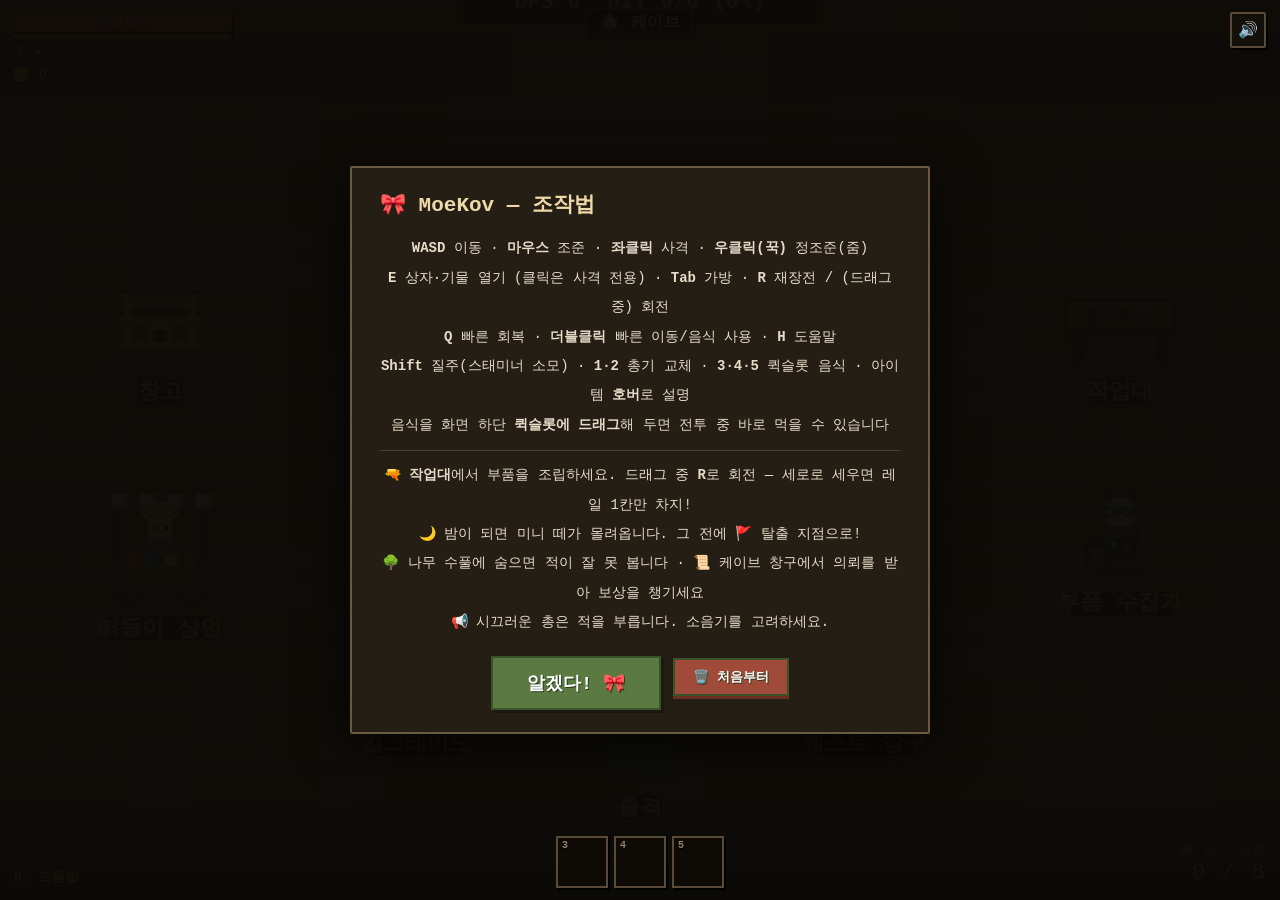
<file: index.html>
<!DOCTYPE html>
<html lang="ko">
<head>
<meta charset="utf-8">
<meta name="viewport" content="width=device-width, initial-scale=1, maximum-scale=1, minimum-scale=1, user-scalable=no, viewport-fit=cover">
<!-- 개발 중: 브라우저 캐시 끄기 (파일 저장 후 새로고침하면 바로 반영) -->
<meta http-equiv="Cache-Control" content="no-cache, no-store, must-revalidate">
<meta http-equiv="Pragma" content="no-cache">
<meta http-equiv="Expires" content="0">
<title>MoeKov</title>
<!-- CSS도 매 로드마다 타임스탬프로 캐시 무효화 (스타일 수정 즉시 반영) -->
<script>document.write('<link rel="stylesheet" href="style.css?t='+Date.now()+'">');</script>
</head>
<body>
<canvas id="cv"></canvas>

<div id="hud">
  <div id="hud-tl">
    <div id="hpbar"><div id="hpfill"></div><span id="hptext"></span></div>
    <div id="stambar"><div id="stamfill"></div></div>
    <div id="rollpips"></div>
    <div id="gearline"></div>
    <div id="coins">🪙 0</div>
    <div id="quest"></div>
  </div>
  <div id="hud-tc"><span id="clock"></span><div id="modline"></div></div>
  <div id="kills"></div>
  <div id="bossbar"><div id="bossfill"></div><span id="bossname">👑 황금 미니 킹</span></div>
  <div id="hud-br">
    <div id="gunname"></div>
    <div id="ammo"></div>
  </div>
  <div id="hud-bl"></div>
</div>

<div id="qslots">
  <div class="qslot" data-i="0"><span class="qs-key">3</span><span class="qs-emoji"></span><span class="qs-heal"></span></div>
  <div class="qslot" data-i="1"><span class="qs-key">4</span><span class="qs-emoji"></span><span class="qs-heal"></span></div>
  <div class="qslot" data-i="2"><span class="qs-key">5</span><span class="qs-emoji"></span><span class="qs-heal"></span></div>
</div>

<button id="musicBtn" title="배경음악 켜기/끄기">🔊</button>
<div id="toast"></div>
<div id="redflash"></div>
<div id="panel-root" class="hidden"></div>
<div id="drag-layer"></div>

<!-- 브라우저 확대/축소 차단 (핀치줌·Ctrl휠·Ctrl+/-/0·더블탭) -->
<script>
(function(){
  // Ctrl/⌘ + 마우스휠 줌
  window.addEventListener('wheel', function(e){
    if(e.ctrlKey || e.metaKey) e.preventDefault();
  }, {passive:false});
  // 트랙패드 핀치 줌 (Safari 제스처 + 크롬 ctrl휠은 위에서 처리)
  ['gesturestart','gesturechange','gestureend'].forEach(function(g){
    window.addEventListener(g, function(e){ e.preventDefault(); }, {passive:false});
  });
  // 키보드 줌: Ctrl/⌘ + (=,+,-,0,숫자패드)
  window.addEventListener('keydown', function(e){
    if((e.ctrlKey || e.metaKey) &&
       ['=','+','-','_','0'].indexOf(e.key) !== -1){
      e.preventDefault();
    }
  }, {passive:false});
  // 모바일 더블탭 줌
  var lastTouch = 0;
  document.addEventListener('touchend', function(e){
    var now = e.timeStamp;
    if(now - lastTouch <= 350) e.preventDefault();
    lastTouch = now;
  }, {passive:false});
  // 멀티터치(핀치) 자체 차단
  document.addEventListener('touchmove', function(e){
    if(e.touches.length > 1) e.preventDefault();
  }, {passive:false});
})();
</script>

<!-- 개발용: 매 로드마다 타임스탬프를 붙여 캐시를 항상 무효화 (저장→F5 하면 바로 반영) -->
<script>
  var _t = Date.now();
  [
    // data.tables.js = data/*.json 빌드 산출물 (소스: data/*.json, 재생성: node scripts/build-data-tables.js)
    'sprite.js','data.tables.js','data.js','icons.js','item-art.js','inventory.js','gun.js','music.js',
    'core.js','map.js','combat.js','systems.js','ui.js',
    'render-entities.js','render-world.js','render.js','main.js'
  ].forEach(function(f){
    document.write('<scr'+'ipt src="'+f+'?t='+_t+'"></scr'+'ipt>');
  });
</script>
</body>
</html>
</file>
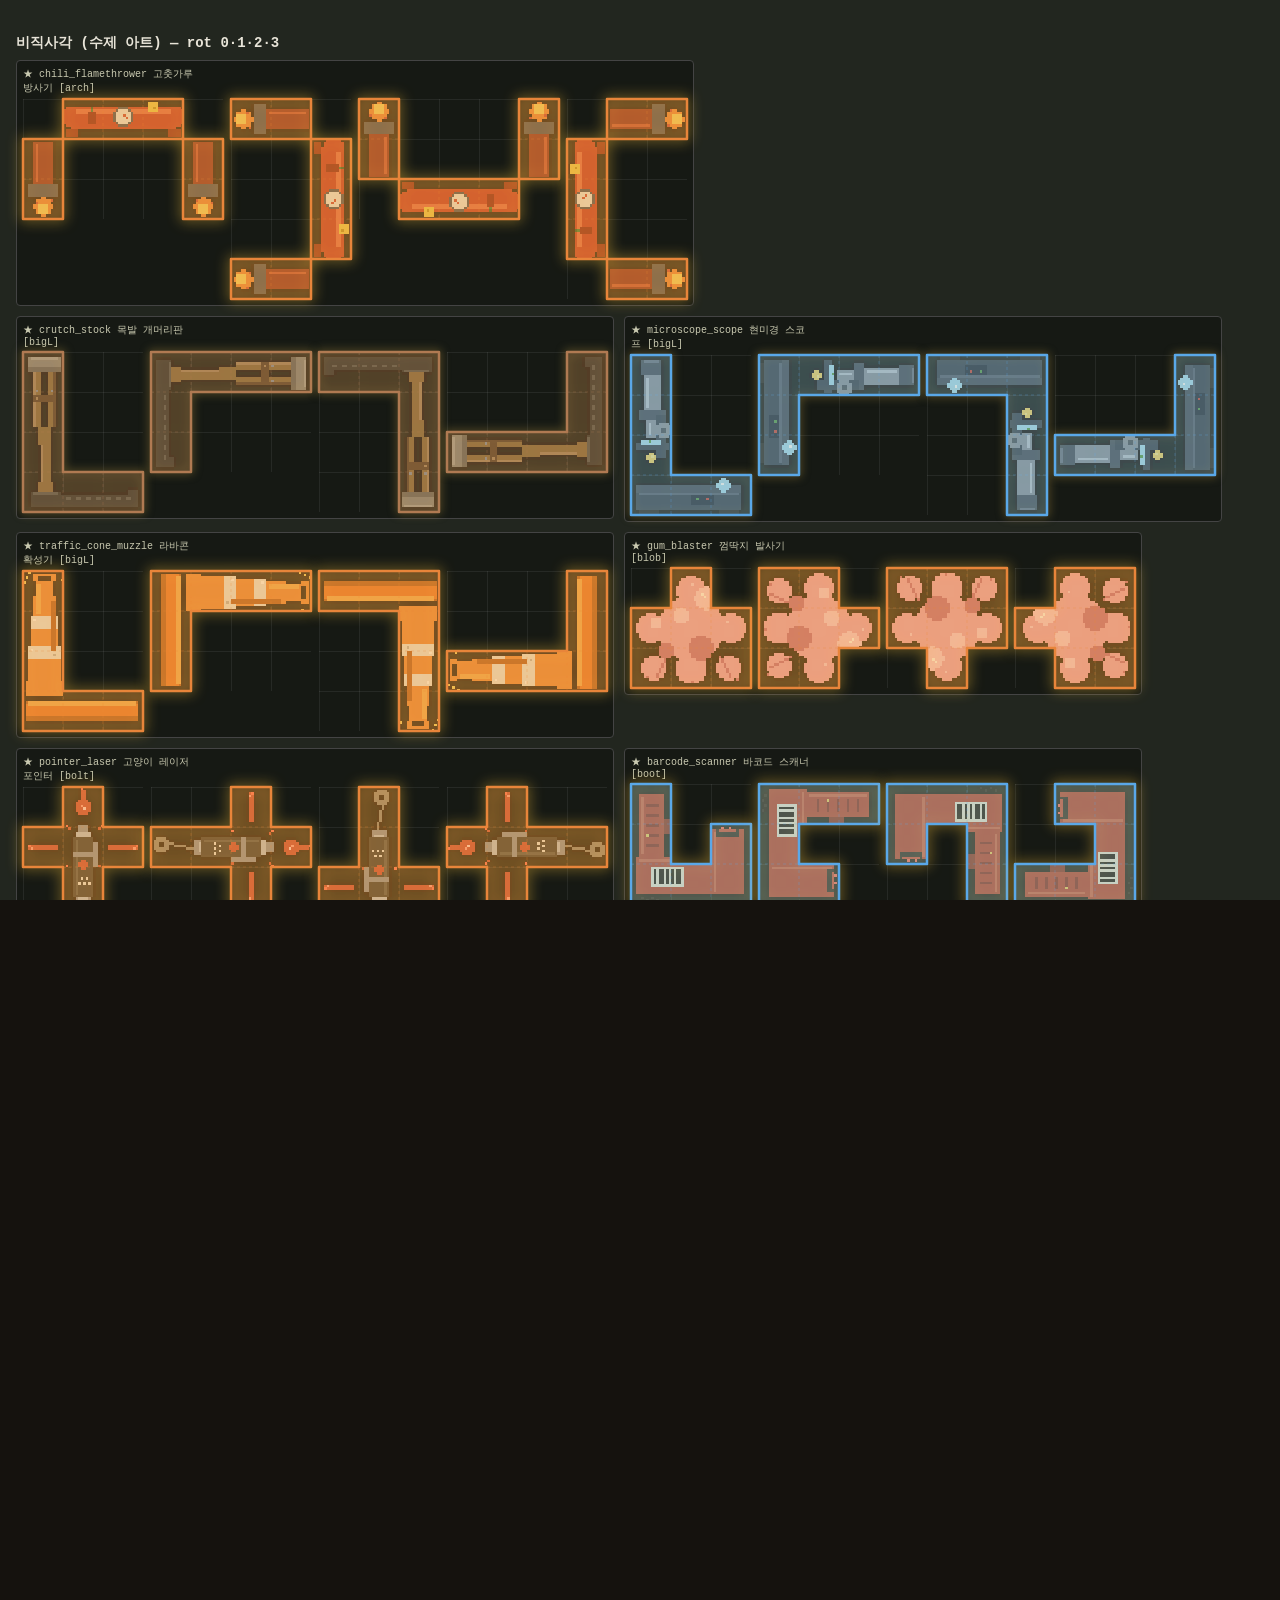
<file: art-debug.html>
<!DOCTYPE html>
<html lang="ko">
<head>
<meta charset="utf-8">
<title>아이템 아트 디버그 시트</title>
<script>document.write('<link rel="stylesheet" href="style.css?t='+Date.now()+'">');</script>
<style>
  body { background:#22261f; overflow:auto !important; padding:16px; font-family:monospace; }
  h2 { color:#e8e4d8; font-size:14px; margin:18px 0 8px; }
  .sheet { display:flex; flex-wrap:wrap; gap:10px; align-items:flex-start; }
  .slot { background:rgba(0,0,0,.35); border:1px solid #444; border-radius:4px; padding:6px; }
  .slot .lbl { color:#c9c9b0; font-size:10px; margin-bottom:4px; max-width:180px; }
  .slot .rots { display:flex; gap:8px; align-items:flex-start; }
  .cellbg { position:relative;
    background-image:linear-gradient(rgba(255,255,255,.07) 1px, transparent 1px),
      linear-gradient(90deg, rgba(255,255,255,.07) 1px, transparent 1px);
  }
  .cellbg .item { position:relative !important; }
</style>
</head>
<body>
<div id="root"></div>
<div id="drag-layer"></div>
<script>
  var _t = Date.now();
  ['sprite.js','data.tables.js','data.js','icons.js','item-art.js','inventory.js'].forEach(function(f){
    document.write('<scr'+'ipt src="'+f+'?t='+_t+'"></scr'+'ipt>');
  });
</script>
<script>
// ?filter=nonrect(기본)|rect|one|all  &cs=40
const q = new URLSearchParams(location.search);
const FILTER = q.get('filter') || 'nonrect';
const CS_DBG = +(q.get('cs')||40);
const only = q.get('id'); // 특정 아이템만

const isRect = cells=>{
  const [w,h] = shapeSize(cells);
  return cells.length === w*h;
};

const root = document.getElementById('root');
function section(title){
  const h = document.createElement('h2'); h.textContent = title; root.appendChild(h);
  const d = document.createElement('div'); d.className = 'sheet'; root.appendChild(d);
  return d;
}

function slotFor(def, rots){
  const slot = document.createElement('div'); slot.className = 'slot';
  const lbl = document.createElement('div'); lbl.className = 'lbl';
  lbl.textContent = (SHAPE_ART[def.id]?'★':'·') + ' ' + def.id + ' ' + def.name + ' [' + def.shape + ']';
  slot.appendChild(lbl);
  const row = document.createElement('div'); row.className = 'rots';
  for(const rot of rots){
    const cells = shapeOf(def, rot);
    const [sw,sh] = shapeSize(cells);
    const wrap = document.createElement('div');
    wrap.className = 'cellbg';
    wrap.style.width = sw*CS_DBG+'px'; wrap.style.height = sh*CS_DBG+'px';
    wrap.style.backgroundSize = CS_DBG+'px '+CS_DBG+'px';
    const el = buildShapeEl(cells, def, CS_DBG, false, {rot});
    wrap.appendChild(el);
    row.appendChild(wrap);
  }
  slot.appendChild(row);
  return slot;
}

const groups = { nonrect:[], rect:[], one:[] };
for(const id in ITEMS){
  const def = ITEMS[id];
  const cells = baseShape(def);
  if(!cells) continue;
  if(cells.length===1) groups.one.push(def);
  else if(isRect(cells)) groups.rect.push(def);
  else groups.nonrect.push(def);
}
groups.nonrect.sort((a,b)=> (a.shape+'').localeCompare(b.shape+'') || a.id.localeCompare(b.id));

if(only){
  const def = ITEMS[only];
  if(def) section('단일: '+only).appendChild(slotFor(def, [0,1,2,3]));
} else {
  if(FILTER==='nonrect' || FILTER==='all'){
    const sh = section('비직사각 (수제 아트) — rot 0·1·2·3');
    for(const def of groups.nonrect) sh.appendChild(slotFor(def, [0,1,2,3]));
  }
  if(FILTER==='rect' || FILTER==='all'){
    const sh = section('직사각 다중칸 (generic 크롭·회전) — rot 0·1');
    for(const def of groups.rect) sh.appendChild(slotFor(def, [0,1]));
  }
  if(FILTER==='one' || FILTER==='all'){
    const sh = section('한칸 아이템 (크롭 확대)');
    for(const def of groups.one) sh.appendChild(slotFor(def, [0]));
  }
}
</script>
</body>
</html>
</file>
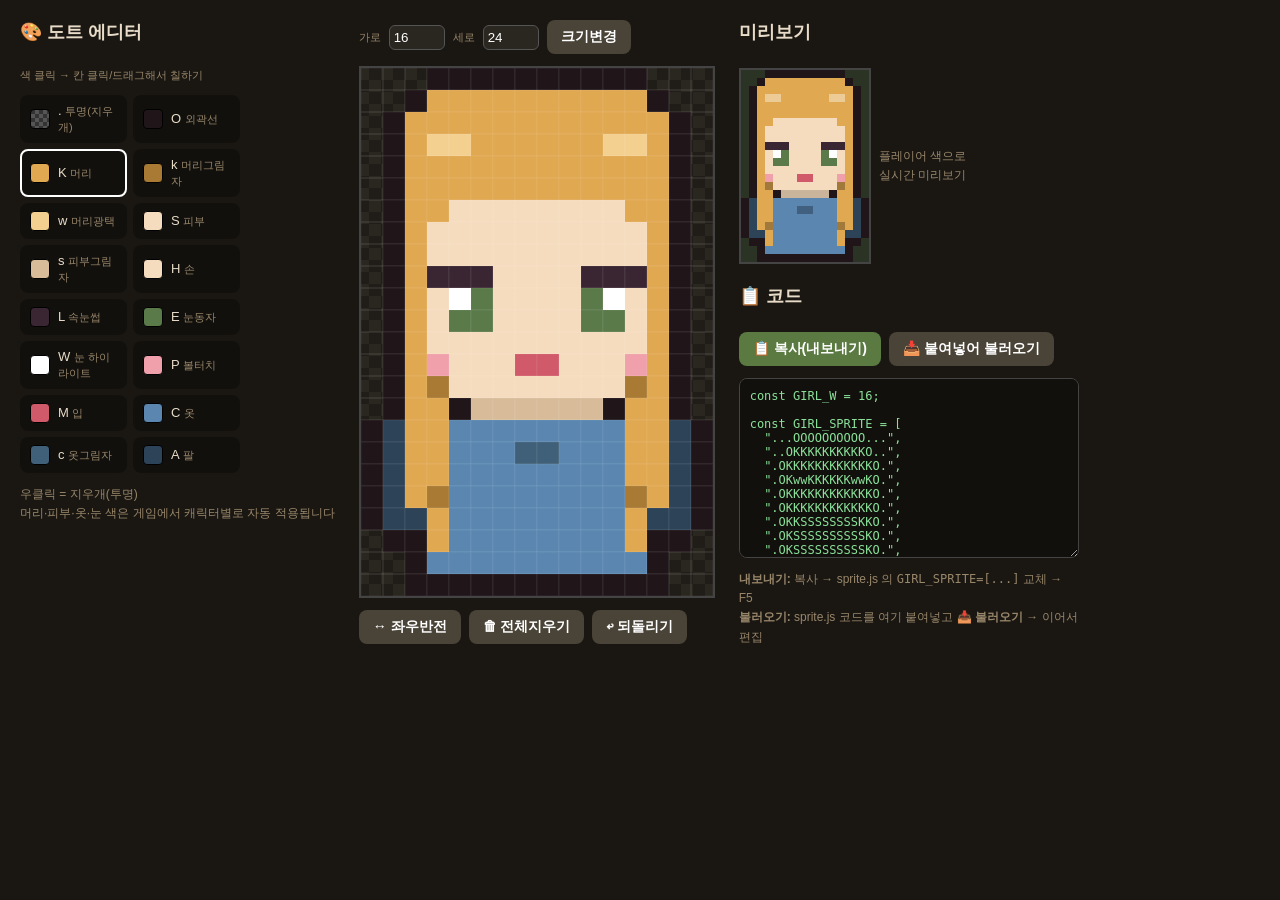
<file: editor.html>
<!DOCTYPE html>
<html lang="ko">
<head>
<meta charset="utf-8">
<meta name="viewport" content="width=device-width, initial-scale=1">
<meta http-equiv="Cache-Control" content="no-cache, no-store, must-revalidate">
<title>🎨 캐릭터 도트 에디터</title>
<style>
  * { box-sizing:border-box; }
  body { margin:0; background:#1a1712; color:#e8dcc8; font-family:sans-serif;
    display:flex; gap:24px; padding:20px; user-select:none; }
  h1 { font-size:18px; margin:0 0 12px; }
  .col { display:flex; flex-direction:column; gap:12px; }
  /* 팔레트 */
  #palette { display:grid; grid-template-columns:repeat(2,1fr); gap:6px; width:220px; }
  .swatch { display:flex; align-items:center; gap:8px; padding:6px 8px; border-radius:8px;
    border:2px solid transparent; cursor:pointer; background:rgba(0,0,0,.3); font-size:13px; }
  .swatch.sel { border-color:#fff; }
  .swatch .box { width:20px; height:20px; border-radius:4px; border:1px solid #000; flex:none; }
  /* 캔버스 */
  #grid { image-rendering:pixelated; cursor:crosshair; border:2px solid #444;
    background:
      repeating-conic-gradient(#2a2620 0% 25%, #201d18 0% 50%) 50%/24px 24px; }
  .tools { display:flex; gap:8px; flex-wrap:wrap; }
  button { background:#5a7a42; color:#fff; border:none; border-radius:8px; padding:8px 14px;
    font-size:14px; font-weight:bold; cursor:pointer; }
  button.sec { background:#4a4438; }
  button:hover { filter:brightness(1.15); }
  .row { display:flex; gap:8px; align-items:center; }
  input[type=number] { width:56px; padding:4px; border-radius:6px; border:1px solid #555;
    background:#2a2620; color:#fff; }
  #preview { image-rendering:pixelated; border:2px solid #444; background:#2a3324; }
  textarea { width:100%; height:180px; background:#12100c; color:#8ae09a; border:1px solid #444;
    border-radius:8px; padding:10px; font-family:monospace; font-size:12px; }
  .hint { font-size:12px; color:#98866a; line-height:1.6; }
  .mini { font-size:11px; color:#98866a; }
</style>
</head>
<body>

<div class="col">
  <h1>🎨 도트 에디터</h1>
  <div class="mini">색 클릭 → 칸 클릭/드래그해서 칠하기</div>
  <div id="palette"></div>
  <div class="hint">우클릭 = 지우개(투명)<br>머리·피부·옷·눈 색은 게임에서 캐릭터별로 자동 적용됩니다</div>
</div>

<div class="col">
  <div class="row">
    <label class="mini">가로</label><input type="number" id="w" value="16" min="4" max="32">
    <label class="mini">세로</label><input type="number" id="h" value="24" min="4" max="40">
    <button class="sec" onclick="resizeGrid()">크기변경</button>
  </div>
  <canvas id="grid"></canvas>
  <div class="tools">
    <button class="sec" onclick="flipH()">↔ 좌우반전</button>
    <button class="sec" onclick="clearAll()">🗑 전체지우기</button>
    <button class="sec" onclick="undo()">↩ 되돌리기</button>
  </div>
</div>

<div class="col" style="width:340px;">
  <h1>미리보기</h1>
  <div class="row">
    <canvas id="preview" width="128" height="192"></canvas>
    <div class="hint">플레이어 색으로<br>실시간 미리보기</div>
  </div>
  <h1 style="margin-top:8px;">📋 코드</h1>
  <div class="tools">
    <button onclick="copyCode()">📋 복사(내보내기)</button>
    <button class="sec" onclick="loadCode()">📥 붙여넣어 불러오기</button>
  </div>
  <textarea id="out"></textarea>
  <div class="hint">
    <b>내보내기:</b> 복사 → sprite.js 의 <code>GIRL_SPRITE=[...]</code> 교체 → F5<br>
    <b>불러오기:</b> sprite.js 코드를 여기 붙여넣고 <b>📥 불러오기</b> → 이어서 편집
  </div>
</div>

<script>
// ── 팔레트 (문자 → 미리보기색·이름) ──
const PAL = [
  ['.', null,      '투명(지우개)'],
  ['O', '#20161a', '외곽선'],
  ['K', '#e0a850', '머리'],
  ['k', '#a87a34', '머리그림자'],
  ['w', '#f4d090', '머리광택'],
  ['S', '#f6dcbe', '피부'],
  ['s', '#d8bc9a', '피부그림자'],
  ['H', '#f6dcbe', '손'],
  ['L', '#3a2632', '속눈썹'],
  ['E', '#5a7a4a', '눈동자'],
  ['W', '#ffffff', '눈 하이라이트'],
  ['P', '#f0a0aa', '볼터치'],
  ['M', '#d05a6a', '입'],
  ['C', '#5a86b0', '옷'],
  ['c', '#3f6078', '옷그림자'],
  ['A', '#2d4358', '팔'],
];
const COLOR = {}; PAL.forEach(p=>COLOR[p[0]]=p[1]);

// ── 초기 스프라이트 (현재 게임 것) ──
let SPR = [
  "...OOOOOOOOOO...",
  "..OKKKKKKKKKKO..",
  ".OKKKKKKKKKKKKO.",
  ".OKwwKKKKKKwwKO.",
  ".OKKKKKKKKKKKKO.",
  ".OKKKKKKKKKKKKO.",
  ".OKKSSSSSSSSKKO.",
  ".OKSSSSSSSSSSKO.",
  ".OKSSSSSSSSSSKO.",
  ".OKLLLSSSSLLLKO.",
  ".OKSWESSSSEWSKO.",
  ".OKSEESSSSEESKO.",
  ".OKSSSSSSSSSSKO.",
  ".OKPSSSMMSSSPKO.",
  ".OKkSSSSSSSSkKO.",
  ".OKKOssssssOKKO.",
  "OAKKCCCCCCCCKKAO",
  "OAKKCCCccCCCKKAO",
  "OAKKCCCCCCCCKKAO",
  "OAKkCCCCCCCCkKAO",
  "OAAKCCCCCCCCKAAO",
  ".OOKCCCCCCCCKOO.",
  "..OCCCCCCCCCCO..",
  "..OOOOOOOOOOOO..",
].map(r=>r.split(''));

let W = SPR[0].length, H = SPR.length;
let cur = 'K';
const CELL = 22;
const grid = document.getElementById('grid');
const gx = grid.getContext('2d');
let history = [];

function buildPalette(){
  const el = document.getElementById('palette');
  el.innerHTML = '';
  PAL.forEach(([ch,col,name])=>{
    const d = document.createElement('div');
    d.className = 'swatch' + (ch===cur?' sel':'');
    d.innerHTML = `<span class="box" style="background:${col||'#0000'};${col?'':'background-image:linear-gradient(45deg,#555 25%,transparent 25%,transparent 75%,#555 75%),linear-gradient(45deg,#555 25%,#333 25%,#333 75%,#555 75%);background-size:8px 8px;background-position:0 0,4px 4px;'}"></span>
      <span>${ch}&nbsp;<span class="mini">${name}</span></span>`;
    d.onclick = ()=>{ cur=ch; buildPalette(); };
    el.appendChild(d);
  });
}

function drawGrid(){
  grid.width = W*CELL; grid.height = H*CELL;
  gx.clearRect(0,0,grid.width,grid.height);
  for(let y=0;y<H;y++)for(let x=0;x<W;x++){
    const ch = SPR[y][x], col = COLOR[ch];
    if(col){ gx.fillStyle=col; gx.fillRect(x*CELL,y*CELL,CELL,CELL); }
    // 격자선
    gx.strokeStyle='rgba(255,255,255,.08)'; gx.strokeRect(x*CELL,y*CELL,CELL,CELL);
  }
  renderPreview();
  updateOut();
}

// ── 그리기 ──
let painting=false, eraseMode=false, strokeSaved=false;
function pushHistory(){ history.push(SPR.map(r=>r.slice())); if(history.length>80)history.shift(); }
function paintAt(e){
  const r=grid.getBoundingClientRect();
  const x=Math.floor((e.clientX-r.left)/CELL), y=Math.floor((e.clientY-r.top)/CELL);
  if(x<0||y<0||x>=W||y>=H) return;
  const ch = eraseMode ? '.' : cur;
  if(SPR[y][x]===ch) return;
  if(!strokeSaved){ pushHistory(); strokeSaved=true; } // 한 번의 스트로크당 1번만 저장
  SPR[y][x]=ch;
  drawGrid();
}
grid.addEventListener('mousedown',e=>{
  if(e.button===2) eraseMode=true; else eraseMode=false;
  painting=true; strokeSaved=false; paintAt(e); e.preventDefault();
});
window.addEventListener('mousemove',e=>{ if(painting) paintAt(e); });
window.addEventListener('mouseup',()=>{ painting=false; eraseMode=false; });
grid.addEventListener('contextmenu',e=>e.preventDefault());

function undo(){ if(history.length){ SPR=history.pop(); W=SPR[0].length; H=SPR.length;
  document.getElementById('w').value=W; document.getElementById('h').value=H; drawGrid(); } }
function clearAll(){ pushHistory(); SPR=SPR.map(r=>r.map(()=>'.')); drawGrid(); }
function flipH(){ // 좌우 통째로 반전
  pushHistory();
  for(let y=0;y<H;y++) SPR[y].reverse();
  drawGrid();
}
function resizeGrid(){
  pushHistory();
  const nw=+document.getElementById('w').value, nh=+document.getElementById('h').value;
  const old=SPR;
  SPR=[];
  for(let y=0;y<nh;y++){ const row=[]; for(let x=0;x<nw;x++){
    row.push((old[y]&&old[y][x])||'.'); } SPR.push(row); }
  W=nw; H=nh; drawGrid();
}

// ── 미리보기 (플레이어 색) ──
const PLAYER = { hair:'#e0a850', skin:'#f6dcbe', outfit:'#5a86b0', eye:'#5a7a4a' };
function shade(hex,f){const n=parseInt(hex.slice(1),16);return '#'+((1<<24)|(Math.round(((n>>16)&255)*f)<<16)|(Math.round(((n>>8)&255)*f)<<8)|Math.round((n&255)*f)).toString(16).slice(1);}
function tint(hex,f){const n=parseInt(hex.slice(1),16);let r=(n>>16)&255,g=(n>>8)&255,b=n&255;return '#'+((1<<24)|(Math.min(255,Math.round(r+(255-r)*f))<<16)|(Math.min(255,Math.round(g+(255-g)*f))<<8)|Math.min(255,Math.round(b+(255-b)*f))).toString(16).slice(1);}
function gameColors(){
  const p=PLAYER;
  return { O:'#20161a',K:p.hair,k:shade(p.hair,0.72),w:tint(p.hair,0.4),S:p.skin,s:shade(p.skin,0.82),
    H:p.skin,L:'#3a2632',E:p.eye,W:'#ffffff',P:'#f0a0aa',M:'#d05a6a',C:p.outfit,c:shade(p.outfit,0.72),A:shade(p.outfit,0.5),'.':null };
}
function renderPreview(){
  const pv=document.getElementById('preview'), c=pv.getContext('2d');
  const S=Math.floor(Math.min(pv.width/W, pv.height/H));
  c.imageSmoothingEnabled=false;
  c.clearRect(0,0,pv.width,pv.height);
  const cm=gameColors();
  const ox=(pv.width-W*S)/2, oy=(pv.height-H*S)/2;
  for(let y=0;y<H;y++)for(let x=0;x<W;x++){ const col=cm[SPR[y][x]];
    if(col){ c.fillStyle=col; c.fillRect(ox+x*S,oy+y*S,S,S); } }
}

// ── 코드 출력 ──
function updateOut(){
  const lines = SPR.map(r=>'  "'+r.join('')+'",').join('\n');
  document.getElementById('out').value =
    'const GIRL_W = '+W+';\n\nconst GIRL_SPRITE = [\n'+lines+'\n];';
}
function copyCode(){
  const t=document.getElementById('out'); t.select();
  navigator.clipboard.writeText(t.value).then(()=>{
    alert('복사됐어요!\n\nsprite.js 파일을 열어서\nGIRL_W 줄과 GIRL_SPRITE=[...] 부분을\n붙여넣은 걸로 교체하세요.\n\n그다음 게임 새로고침(F5)!');
  });
}

// ── 코드 붙여넣어 불러오기 ──
function loadCode(){
  const txt = document.getElementById('out').value;
  // "....OKKK...." 형태의 따옴표 줄만 모두 추출
  const rows = (txt.match(/"[^"]*"/g)||[]).map(s=>s.slice(1,-1)).filter(s=>s.length>0);
  if(rows.length<2){ alert('코드를 찾을 수 없어요.\nsprite.js 의 GIRL_SPRITE = [ ... ] 부분을 통째로 붙여넣어 주세요.'); return; }
  // 폭 = 가장 긴 줄 기준으로 통일 (짧은 줄은 . 로 채움)
  const maxW = Math.max(...rows.map(r=>r.length));
  const norm = rows.map(r=>{ const a=r.split(''); while(a.length<maxW) a.push('.'); return a.slice(0,maxW); });
  pushHistory();
  SPR = norm; W = maxW; H = norm.length;
  document.getElementById('w').value=W; document.getElementById('h').value=H;
  drawGrid();
  alert('불러왔어요! 이어서 편집하세요.');
}

buildPalette(); drawGrid();
</script>
</body>
</html>
</file>
<file: style.css>
* { margin:0; padding:0; box-sizing:border-box; }
html, body { width:100%; height:100%; overflow:hidden; background:#15120e;
  font-family:"Courier New",ui-monospace,monospace; color:#e8dcc8;
  image-rendering:pixelated;
  user-select:none; -webkit-user-select:none;
  touch-action:none; overscroll-behavior:none; -ms-touch-action:none;
  -webkit-text-size-adjust:100%; text-size-adjust:100%; }
canvas#cv { display:block; position:fixed; inset:0; cursor:crosshair;
  image-rendering:pixelated; image-rendering:crisp-edges; }

/* 배경음악 음소거 토글 */
#musicBtn { position:fixed; top:12px; right:14px; z-index:30;
  width:36px; height:36px; border-radius:2px; border:2px solid #5a4a38;
  background:rgba(20,16,10,.85); color:#e8dcc8; font-size:16px; line-height:1;
  cursor:pointer; display:flex; align-items:center; justify-content:center;
  box-shadow:2px 2px 0 #000; }
#musicBtn:hover { background:rgba(50,40,24,.9); }
#musicBtn:active { transform:translate(1px,1px); box-shadow:1px 1px 0 #000; }

/* ---------- HUD (각진 픽셀 톤) ---------- */
#hud { position:fixed; inset:0; pointer-events:none; z-index:5; }
#hud-tl { position:absolute; top:12px; left:12px; }
#hpbar { width:220px; height:20px; background:rgba(0,0,0,.7); border:2px solid #5a4a38;
  border-radius:0; position:relative; overflow:hidden; box-shadow:2px 2px 0 #000; }
#hpfill { height:100%; background:#c94a4a; transition:width .12s; image-rendering:pixelated; }
#hptext { position:absolute; inset:0; text-align:center; line-height:17px;
  font-size:11px; font-weight:bold; text-shadow:1px 1px 0 #000; letter-spacing:0.5px; }
#stambar { width:220px; height:8px; background:rgba(0,0,0,.7); border:2px solid #5a4a38;
  border-top:none; border-radius:0; overflow:hidden; box-shadow:2px 2px 0 #000; }
#stamfill { height:100%; background:#9ab84a; transition:width .1s; }
#stambar.exhausted #stamfill { background:#7a6a4a; }
#coins { margin-top:6px; font-size:14px; font-weight:bold; text-shadow:1px 1px 0 #000; }
#quest { margin-top:5px; font-size:12px; font-weight:bold; color:#d8c090;
  text-shadow:1px 1px 0 #000; max-width:300px; white-space:pre-line; line-height:1.35; }
#quest.done { color:#8ae09a; }
#hud-tc { position:absolute; top:12px; left:50%; transform:translateX(-50%); text-align:center; }
#clock { font-size:16px; font-weight:bold; background:rgba(0,0,0,.7); padding:4px 12px;
  border-radius:0; border:2px solid #5a4a38; text-shadow:1px 1px 0 #000;
  box-shadow:2px 2px 0 #000; }
#clock.night { color:#a8b8ff; }
#clock.dusk { color:#ffb86a; }
#kills { position:absolute; top:50px; left:50%; transform:translateX(-50%);
  font-size:12px; font-weight:bold; color:#e0a0a0; text-shadow:1px 1px 0 #000; }
#bossbar { position:absolute; top:72px; left:50%; transform:translateX(-50%);
  width:360px; height:18px; background:rgba(0,0,0,.75); border:2px solid #a8842a;
  border-radius:0; overflow:hidden; display:none; box-shadow:2px 2px 0 #000; }
#bossbar.on { display:block; }
#bossfill { height:100%; background:#e0b83a; transition:width .12s; }
#bossname { position:absolute; inset:0; text-align:center; font-size:11px; font-weight:bold;
  line-height:15px; text-shadow:1px 1px 0 #000; }
#hud-br { position:absolute; right:14px; bottom:14px; text-align:right; }
#gunname { font-size:13px; color:#c9b8a0; text-shadow:1px 1px 0 #000; }
#ammo { font-size:24px; font-weight:bold; text-shadow:2px 2px 0 #000; letter-spacing:1px; }
#ammo.low { color:#e87a5a; }
#hud-bl { position:absolute; left:14px; bottom:14px; font-size:13px; font-weight:bold;
  color:#ffd76a; text-shadow:1px 1px 0 #000; }

/* ---------- 퀵슬롯 ---------- */
#qslots { position:fixed; left:50%; bottom:12px; transform:translateX(-50%);
  display:flex; gap:6px; z-index:30; }
.qslot { position:relative; width:52px; height:52px; background:rgba(15,12,8,.9);
  border:2px solid #5a4a38; border-radius:0; cursor:pointer;
  display:flex; align-items:center; justify-content:center;
  box-shadow:2px 2px 0 #000; }
.qslot .qs-key { position:absolute; top:2px; left:4px; font-size:10px; font-weight:bold;
  color:#98866a; text-shadow:1px 1px 0 #000; }
.qslot .qs-emoji { font-size:24px; text-shadow:1px 1px 0 #000; image-rendering:pixelated; }
.qslot .qs-heal { position:absolute; bottom:2px; right:4px; font-size:10px; font-weight:bold;
  color:#8ae09a; text-shadow:1px 1px 0 #000; }
.qslot.filled { border-color:#8a7a52; }
.qslot.filled:hover { border-color:#e8c84a; background:rgba(40,32,18,.95); }
.qslot.hot { border-color:#5adc78; background:rgba(40,70,40,.9); }

#toast { position:fixed; left:50%; bottom:80px; transform:translateX(-50%) translateY(8px);
  background:rgba(20,16,10,.95); border:2px solid #6a5a42; padding:8px 16px; border-radius:0;
  font-size:13px; font-weight:bold; opacity:0; transition:all .15s; z-index:40; pointer-events:none;
  max-width:80vw; text-align:center; box-shadow:3px 3px 0 #000; text-shadow:1px 1px 0 #000; }
#toast.show { opacity:1; transform:translateX(-50%) translateY(0); }

#redflash { position:fixed; inset:0; pointer-events:none; z-index:8; opacity:0;
  background:rgba(180,30,30,.45); }
#redflash.on { animation:redflash .4s steps(4) ease-out; }
@keyframes redflash { 0%{opacity:1;} 100%{opacity:0;} }

/* ---------- 패널 ---------- */
#panel-root { position:fixed; inset:0; z-index:20; display:flex; align-items:center;
  justify-content:center; background:rgba(12,10,7,.96); }
#panel-root.hidden { display:none; }

.panel { position:relative; background:#241e15; border:2px solid #6a5a42; border-radius:2px;
  box-shadow:4px 4px 0 #000;
  padding:22px 28px; max-width:94vw; max-height:92vh; overflow:auto;
  box-shadow:0 10px 50px rgba(0,0,0,.7); }
.panel-title { font-size:21px; font-weight:bold; margin-bottom:14px; color:#f0d9a8; }
.panel-title.dead { color:#e05a5a; }
.panel-title .sub { font-size:14px; color:#b8a888; margin-left:10px; }
.panel-close { position:absolute; top:12px; right:14px; background:none; border:none;
  color:#a89878; font-size:19px; cursor:pointer; }
.panel-close:hover { color:#fff; }
.panel-cols { display:flex; gap:26px; align-items:flex-start; }
.col-label { font-size:13px; font-weight:bold; color:#b8a888; margin-bottom:6px; }
.panel-hint { margin-top:14px; font-size:12px; color:#98866a; line-height:1.7; }

/* ---------- 작업대 창고 소켓 필터 ---------- */
.sock-filter { display:flex; flex-wrap:wrap; gap:4px; margin-bottom:7px; }
.sf-btn { --sc:#b8a888; font-size:11px; font-weight:bold; padding:3px 9px;
  border-radius:6px; cursor:pointer; color:#c9b8a0; background:rgba(0,0,0,.3);
  border:1.5px solid #4a3f30; transition:all .12s; }
.sf-btn:hover { border-color:var(--sc); color:#f0e4d0; }
.sf-btn.on { background:var(--sc); border-color:var(--sc); color:#1a1510;
  box-shadow:0 0 8px color-mix(in srgb, var(--sc) 60%, transparent); }
/* 필터에 안 맞는 아이템: 흐리게 */
.inv-grid .item.dimmed { opacity:.22; filter:grayscale(.75); transition:opacity .12s, filter .12s; }
.inv-grid .item.sock-hi svg { filter:drop-shadow(0 0 4px rgba(255,230,150,.7)); }
.panel-hint .warn { color:#e8a05a; }

/* ---------- 인벤토리 그리드 ---------- */
.inv-grid { position:relative; background-color:rgba(0,0,0,.35);
  background-image:linear-gradient(rgba(255,255,255,.06) 1px, transparent 1px),
    linear-gradient(90deg, rgba(255,255,255,.06) 1px, transparent 1px);
  border:2px solid #4a3f30; border-radius:4px; }
.item { position:absolute; pointer-events:none; }
.item svg { position:absolute; left:0; top:0; overflow:visible; display:block; }
.shape-path { pointer-events:fill; cursor:grab; }
.item:active .shape-path { cursor:grabbing; }
.item-emoji { position:absolute; transform:translate(-50%,-50%); pointer-events:none;
  text-shadow:0 2px 3px rgba(0,0,0,.5); }
.item-icon { position:absolute; transform:translate(-50%,-50%); pointer-events:none;
  image-rendering:pixelated; image-rendering:crisp-edges;
  filter:drop-shadow(0 1px 0 #000); }
.ss-emoji, .bench-body-emoji { display:flex; align-items:center; justify-content:center;
  min-height:32px; }
.ss-emoji .item-icon, .bench-body-emoji .item-icon { position:static; transform:none; }
.qs-emoji { display:flex; align-items:center; justify-content:center; min-height:28px; }
.qs-emoji .item-icon { position:static; transform:none; }
.item.rare svg { filter:drop-shadow(0 0 5px rgba(230,190,80,.55)); }
.item.unknown { animation:searchPulse 1.6s ease-in-out infinite; }
.item.unknown .item-emoji { opacity:.65; }
@keyframes searchPulse { 50% { opacity:.5; } }
.item.epic svg { filter:drop-shadow(0 0 7px rgba(255,200,60,.85));
  animation:epicPulse 1.8s ease-in-out infinite; }
.item.epic .item-emoji { text-shadow:0 0 8px rgba(255,210,80,.9), 0 2px 3px rgba(0,0,0,.5); }
@keyframes epicPulse { 50% { filter:drop-shadow(0 0 3px rgba(255,200,60,.45)); } }
/* ★★★ 유물: 보라빛 맥동 (엑조틱 금색보다 한 급 위) */
.item.relic svg { filter:drop-shadow(0 0 9px rgba(200,120,255,.95));
  animation:relicPulse 1.4s ease-in-out infinite; }
.item.relic .item-emoji { text-shadow:0 0 10px rgba(210,140,255,.95), 0 2px 3px rgba(0,0,0,.5); }
@keyframes relicPulse { 50% { filter:drop-shadow(0 0 4px rgba(200,120,255,.5)); } }
.tip-rare { color:#ffcf4a; font-size:10px; background:rgba(120,90,20,.4);
  border:1px solid #a8842a; padding:1px 6px; margin-left:4px;
  vertical-align:2px; }
.tip-relic { color:#e0b0ff; font-size:10px; background:rgba(90,40,130,.45);
  border:1px solid #9a5ad0; padding:1px 6px; margin-left:4px;
  vertical-align:2px; }
.item:hover svg { filter:brightness(1.35); }
.item.rare:hover svg { filter:brightness(1.35) drop-shadow(0 0 5px rgba(230,190,80,.55)); }

.drag-ghost { position:fixed; z-index:100; pointer-events:none; opacity:.9; }
.drag-ghost .shape-path { pointer-events:none; }
.drag-ghost.ok .shape-path { fill:rgba(90,220,120,.4); stroke:#5adc78; }
.drag-ghost.bad .shape-path { fill:rgba(220,80,80,.4); stroke:#dc5a5a; }
#drag-layer { position:fixed; inset:0; pointer-events:none; z-index:99; }

/* ---------- 아이템 툴팁 (섹션형 카드) ---------- */
#tooltip { position:fixed; z-index:120; background:rgba(20,15,10,.97); border:2px solid #6a5a42;
  border-radius:0; padding:0; max-width:272px; min-width:188px; font-size:12px; line-height:1.5;
  pointer-events:none; opacity:0; transition:opacity .08s; box-shadow:3px 3px 0 #000; }
#tooltip.show { opacity:1; }
.tip-head { display:flex; gap:9px; align-items:center; padding:9px 12px 8px;
  background:linear-gradient(rgba(255,235,190,.08), rgba(255,235,190,0)); }
.tip-ico { flex:0 0 auto; width:34px; height:34px; display:flex; align-items:center; justify-content:center;
  background:rgba(0,0,0,.5); border:1px solid #4a3f30;
  box-shadow:inset 0 0 0 1px rgba(255,255,255,.05); font-size:18px; }
.tip-head-tx { min-width:0; }
.tip-name { font-size:14px; font-weight:bold; color:#f0d9a8; }
.tip-cat { display:flex; flex-wrap:wrap; gap:4px; align-items:center; margin-top:3px; }
.tip-badge { --bc:#b8a888; font-size:10px; padding:1px 6px; color:#f0e6d0; line-height:1.5;
  background:color-mix(in srgb, var(--bc) 24%, transparent);
  border:1px solid color-mix(in srgb, var(--bc) 55%, transparent); }
.tip-use { color:#8a7a62; font-size:10px; }
.tip-stats { display:flex; flex-wrap:wrap; gap:4px; padding:8px 12px; border-top:1px solid #3a3226; }
.tip-chip { font-size:11px; color:#8ad0a0; padding:1px 6px; line-height:1.6;
  background:rgba(90,160,110,.12); border:1px solid rgba(120,200,140,.28); }
.tip-rails { display:flex; flex-wrap:wrap; gap:4px; padding:0 12px 8px; }
.tip-note { padding:0 12px 8px; color:#8a7a62; font-size:10.5px; }
.tip-desc { color:#c9b8a0; font-style:italic; padding:7px 12px; border-top:1px solid #3a3226; }
.tip-foot { display:flex; justify-content:space-between; align-items:center; gap:16px;
  padding:6px 12px; border-top:1px solid #3a3226; background:rgba(0,0,0,.32);
  color:#8a7a62; font-size:11px; }
.tip-foot b { color:#e8c84a; font-size:12.5px; }

/* ---------- 판매함 ---------- */
.sell-bin { margin-top:14px; border:2px dashed #8a7a52; border-radius:10px; padding:14px;
  text-align:center; font-weight:bold; color:#d0b878; font-size:15px; }
.sell-bin span { font-size:11px; color:#98866a; font-weight:normal; }
.sell-bin.hot { background:rgba(230,190,80,.15); border-color:#e8c84a; }

/* ---------- 작업대 ---------- */
.bench-cols .bench-col { display:flex; flex-direction:column; align-items:center; gap:10px; }
.bench { position:relative; min-width:380px; min-height:280px; display:flex;
  align-items:center; justify-content:center;
  background:rgba(0,0,0,.3); border:2px solid #4a3f30; border-radius:8px; }
.bench-empty { color:#98866a; font-size:15px; padding:60px 30px; text-align:center; }
.bench-wrap { position:relative; }
.bench-body { position:absolute; border:3px solid; border-radius:8px; display:flex;
  align-items:center; justify-content:center; cursor:grab; }
.bench-body-emoji { font-size:40px; text-shadow:0 3px 5px rgba(0,0,0,.5); }
.bench-body-name { position:absolute; bottom:0; left:0; right:0; text-align:center;
  font-size:11px; font-weight:bold; color:#fff; text-shadow:0 1px 2px #000;
  background:rgba(0,0,0,.4); padding:1px 0; }
.rail { position:absolute; border-radius:2px; transition:box-shadow .15s; }
.rail.hl { box-shadow:0 0 8px 2px rgba(255,255,180,.75); }
.bench-legend { position:absolute; bottom:6px; left:0; right:0; display:flex;
  gap:14px; justify-content:center; font-size:11px; font-weight:bold; pointer-events:none; }
.bench-legend span { display:inline-flex; align-items:center; gap:4px; }
.bench-legend i { width:10px; height:10px; border-radius:2px; display:inline-block; }
.bench-att { position:absolute; border:2px solid; border-radius:7px; cursor:grab;
  display:flex; flex-direction:column; align-items:center; justify-content:center; gap:1px; }
.bench-att-emoji { font-size:21px; text-shadow:0 2px 3px rgba(0,0,0,.5); }
.bench-att-name { font-size:9px; font-weight:bold; text-align:center; color:#e8dcc8;
  text-shadow:0 1px 1px #000; padding:0 2px; }

/* ---------- 스탯 ---------- */
.stats-col { background:rgba(0,0,0,.3); border:2px solid #4a3f30; border-radius:8px;
  padding:12px 16px; min-width:190px; font-size:13px; }
.stats-title { font-weight:bold; font-size:15px; color:#f0d9a8; margin-bottom:8px; }
.stats-cls { font-size:11px; color:#98866a; background:rgba(0,0,0,.3); padding:2px 7px;
  border-radius:8px; margin-left:5px; vertical-align:1px; }
.stat-row { display:flex; justify-content:space-between; padding:2.5px 0;
  border-bottom:1px solid rgba(255,255,255,.05); }
.stat-row span { color:#a89878; }

/* ---------- 업그레이드 ---------- */
.up-list { display:flex; flex-direction:column; gap:10px; min-width:400px; }
.up-row { display:flex; align-items:center; gap:14px; background:rgba(0,0,0,.25);
  border:1px solid #4a3f30; border-radius:10px; padding:10px 16px; }
.up-emoji { font-size:26px; }
.up-name { flex:1; font-weight:bold; font-size:15px; }
.up-name small { color:#98866a; font-weight:normal; }
.up-max { color:#8ae09a; font-weight:bold; }
.up-note { color:#c9a84a; font-weight:bold; }
.up-mats { display:inline-flex; gap:6px; margin-top:4px; }
.up-mats span { font-size:12px; background:rgba(0,0,0,.3); border:1px solid #4a3f30;
  border-radius:8px; padding:1px 7px; font-weight:bold; }
.up-mats span.ok { color:#8ae09a; border-color:#4a6a42; }
.up-mats span.lack { color:#e08a7a; border-color:#6a4238; }
.up-mats span[data-item] { cursor:help; }
.up-mats span[data-item]:hover { filter:brightness(1.4); }
.q-item { cursor:help; border-bottom:1px dotted rgba(230,200,140,.55); }
.q-item:hover { color:#f0d9a8; border-bottom-color:#f0d9a8; }

/* ---------- 버튼 ---------- */
.btn { background:#5a7a42; color:#fff; border:2px solid #3a5228; border-radius:0; padding:8px 18px;
  font-size:13px; font-weight:bold; cursor:pointer; font-family:inherit;
  box-shadow:3px 3px 0 #1a1810; text-shadow:1px 1px 0 #2a3a1a; }
.btn:hover:not(:disabled) { filter:brightness(1.12); }
.btn:active:not(:disabled) { transform:translate(1px,1px); box-shadow:2px 2px 0 #1a1810; }
.btn:disabled { background:#4a4438; border-color:#322c22; box-shadow:2px 2px 0 #1a1810; color:#88806e; cursor:default; }
.btn.big { font-size:18px; padding:13px 34px; margin-top:12px; }
.btn.mini { font-size:11px; padding:2px 8px; box-shadow:0 2px 0 #3a5228; margin-left:8px; }
.bench-tabs { margin-left:14px; }
.btn.mini.tab { background:#4a4438; box-shadow:0 2px 0 #322c22; }
.btn.mini.tab.on { background:#5a7a42; box-shadow:0 2px 0 #3a5228; }
.btn.mini.tab.locked { color:#88806e; }
.btn.danger { background:#a04a3a; box-shadow:0 3px 0 #6a2f24; }
.help-btns { display:flex; gap:12px; justify-content:center; align-items:center; margin-top:6px; }

/* ---------- 퀘스트 ---------- */
.quest-body { display:flex; flex-direction:column; gap:12px; min-width:420px; }
.npc-line { font-style:italic; color:#c9b8a0; font-size:14px; text-align:center;
  padding:4px 0 2px; }
.quest-card { background:rgba(0,0,0,.25); border:2px solid #6a5a42; border-radius:0;
  padding:14px 18px; box-shadow:2px 2px 0 #000; }
.quest-card.relief { border-color:#c98a3a; background:rgba(80,50,20,.3); }
.quest-card.featured { border-color:#6ad0e8; background:rgba(20,50,70,.35);
  box-shadow:0 0 0 1px rgba(106,208,232,.25); }
.q-title { font-size:16px; font-weight:bold; color:#f0d9a8; margin-bottom:4px; }
.q-desc { font-size:14px; margin-bottom:4px; }
.q-reward { font-size:13px; color:#e8c84a; margin-bottom:8px; }
.q-btns { display:flex; gap:10px; }

/* ---------- 배치/도움말 ---------- */
.deploy-body { text-align:center; font-size:15px; line-height:2; min-width:360px; }
.deploy-tips { font-size:13px; color:#b8a888; line-height:1.9; margin:8px 0; }
.lost-list { color:#e08a8a; font-size:13px; max-width:400px; line-height:1.8; }
.help-body { font-size:14px; line-height:2.1; max-width:520px; text-align:center; }
.help-body hr { border:none; border-top:1px solid #4a3f30; margin:10px 0; }

/* ---------- 도트 게임 톤: HUD 각지게 + 픽셀 렌더링 ---------- */
canvas#cv { image-rendering:pixelated; image-rendering:crisp-edges; }
#hpbar, #stambar, #clock, #bossbar, .qslot {
  border-radius:0 !important;
  image-rendering:pixelated;
}
#hpfill, #stamfill, #bossfill { image-rendering:pixelated; }
/* HUD 텍스트: 픽셀 느낌 나게 앤티앨리어싱 최소화 */
#hptext, #coins, #quest, #clock, #kills, #bossname, #gunname, #ammo, #hud-bl,
.qslot .qs-key, .qslot .qs-heal {
  -webkit-font-smoothing:none;
  font-smooth:never;
  letter-spacing:0.5px;
}

/* ---------- 지역 선택 (출격) ---------- */
.region-list { display:flex; flex-direction:column; gap:10px; min-width:420px; margin-bottom:12px; }
.region-card { display:flex; gap:14px; align-items:center; background:rgba(0,0,0,.28);
  border:2px solid #4a3f30; border-radius:12px; padding:12px 16px; cursor:pointer;
  transition:border-color .12s, background .12s; }
.region-card:hover:not(.locked) { border-color:#8a7a52; background:rgba(40,32,18,.4); }
.region-card.sel { border-color:#e8c84a; background:rgba(60,48,20,.45); }
.region-card.locked { opacity:.55; cursor:not-allowed; }
.rg-emoji { font-size:38px; flex:none; }
.rg-info { flex:1; }
.rg-name { font-size:17px; font-weight:bold; color:#f0d9a8; }
.rg-stars { color:#e8c84a; font-size:14px; margin-left:6px; }
.rg-desc { font-size:13px; color:#c9b8a0; margin:3px 0; }
.rg-stat { font-size:12px; color:#98a888; }
.rg-lock { font-size:13px; color:#e0a05a; font-weight:bold; margin-top:4px; }
.rg-unlocked { color:#8ae09a; font-size:16px; }
.rg-corpse { color:#e08080; font-size:13px; margin-left:6px; font-weight:bold; }
.rg-corpse-hint { font-size:12px; color:#e0a0a0; margin-top:4px; font-weight:bold; }
.region-card.has-corpse { border-color:#a06060; }
.region-card.has-corpse.sel { border-color:#e88888; background:rgba(60,28,28,.4); }
.deploy-corpse { font-size:13px; line-height:1.7; margin:6px 0 2px; padding:8px 12px;
  border-radius:8px; border:1px solid #6a4040; background:rgba(40,18,18,.45); }
.deploy-corpse.ok { color:#e0b0b0; border-color:#6a5050; }
.deploy-corpse.warn { color:#f0c080; border-color:#a07040; background:rgba(50,32,12,.5); }

/* 작업대 하단: 통계 + 보관대 가로 배치 */
.bench-bottom { display:flex; gap:16px; align-items:flex-start; justify-content:center; flex-wrap:wrap; }
.bench-bottom .stash-row { margin-top:0; width:auto; }

/* ---------- 총 보관대 (작업대 상단 가로 배치) ---------- */
.stash-row { margin-bottom:12px; width:100%; display:flex; align-items:center;
  gap:12px; justify-content:center; flex-wrap:wrap; }
.stash-label { font-size:14px; font-weight:bold; color:#f0d9a8; flex:none; }
.stash-slots { display:flex; gap:8px; }
.stash-slot { width:120px; min-height:72px; background:rgba(0,0,0,.3); border:2px solid #4a3f30;
  border-radius:10px; padding:7px 6px; display:flex; flex-direction:column; align-items:center;
  gap:2px; justify-content:center; }
.stash-slot.filled { border-color:#7a6a42; background:rgba(40,32,18,.4); }
.stash-slot .ss-emoji { font-size:22px; }
.stash-slot .ss-name { font-size:11px; font-weight:bold; color:#f0d9a8; text-align:center; line-height:1.15; }
.stash-slot .ss-stat { font-size:10px; color:#98a888; }
.stash-slot .ss-empty { font-size:12px; color:#78685a; text-align:center; line-height:1.2; }
.stash-slot .ss-btn { margin-left:0 !important; margin-top:3px; padding:2px 10px; }
.stash-slot.locked { border-style:dashed; border-color:#3a332a; background:rgba(0,0,0,.18); opacity:.7; }
.stash-slot.locked .ss-lock { font-size:22px; filter:grayscale(1); opacity:.7; }
.stash-slot.locked .ss-empty { color:#6a5f50; }
.stash-count { font-size:11px; font-weight:normal; color:#98a888; margin-left:6px; }
.stash-count.locked { color:#b08a5a; }

/* 🗑 바닥에 버리기 존 (레이드 패널) */
.discard-zone { margin-top:8px; padding:9px 10px; text-align:center;
  font-size:12px; font-weight:bold; color:#a8907a;
  border:2px dashed #5a4636; border-radius:9px; background:rgba(40,26,18,.35);
  transition:all .12s; }
.discard-zone.hot { color:#ffb87a; border-color:#c07a4a; background:rgba(90,45,25,.5);
  box-shadow:0 0 10px rgba(220,120,60,.35) inset; }

/* 착용 장비 (가방 패널) */
.gear-row { display:flex; gap:6px; align-items:center; margin-bottom:7px; flex-wrap:wrap; }
.gear-slot { display:flex; gap:6px; align-items:center; padding:5px 9px;
  border:2px solid #3d4a56; border-radius:2px; background:rgba(20,28,36,.5);
  font-size:12px; color:#8a9ab0; }
.gear-slot.filled { border-color:#7a9ab0; color:#d8e4f0; cursor:pointer; }
.gear-slot.filled:hover { background:rgba(50,70,90,.55); border-color:#a8c8e0; }
.gear-slot .gs-label { font-weight:bold; font-size:11px; opacity:.8; }
.gear-slot .gs-none { opacity:.5; }
.gear-slot .gs-dur { font-size:10px; color:#9ab8a0; }
.gear-slot .gs-dur.low { color:#e0a050; }
.gear-slot .gs-dur.broken { color:#e06050; font-weight:bold; }
.gear-total { font-size:12px; font-weight:bold; color:#a8c8e0; margin-left:2px; }

/* HUD: 구르기 픽 + 장비 */
#rollpips { margin-top:5px; font-size:12px; font-weight:bold; color:#c9d8a0;
  text-shadow:1px 1px 0 #000; }
#gearline { margin-top:2px; font-size:12px; font-weight:bold; color:#a8c8e0;
  text-shadow:1px 1px 0 #000; }

/* ═════════ UI 그리드 정렬 (8px 리듬·고정폭 패널) ═════════ */
.panel.wide  { width:min(920px, 94vw); }
.panel.xwide { width:min(1400px, 96vw); }
.panel-cols { gap:24px; }
.panel-title { margin-bottom:16px; }
/* 컬럼 라벨: 버튼 유무와 무관하게 같은 높이로 정렬 */
.col-label { display:flex; align-items:center; gap:8px; height:24px; margin-bottom:8px; }
.col-label .btn.mini { height:22px; display:inline-flex; align-items:center; }
/* 스탯 컬럼 고정폭 (내용 따라 출렁이지 않게) */
.stats-col { flex:none; width:232px; border-radius:2px; }
/* 툴바 줄 통일 리듬 */
.sock-filter { margin:0 0 8px 0; min-height:24px; }
.gear-row { margin:0 0 8px 0; min-height:34px; }
.stash-row { margin-bottom:16px; }
/* 드랍 존 공통 언어 (버리기/판매함) */
.discard-zone { margin-top:16px; border-radius:2px; }
.sell-bin { margin-top:16px; border-radius:2px; }
/* 푸터 힌트: 상단 구분선으로 본문과 분리 */
.panel-hint { margin-top:16px; padding-top:10px; border-top:2px solid rgba(255,255,255,.07); }

/* 🛒 떠돌이 상인 */
.shop-grid { display:grid; grid-template-columns:repeat(3, 1fr); gap:12px; margin-top:12px; }
.shop-card { position:relative; border:2px solid #4a3f30; background:rgba(0,0,0,.3);
  border-radius:2px; padding:12px 10px 10px; text-align:center;
  display:flex; flex-direction:column; align-items:center; gap:6px; min-height:118px; }
.shop-card:hover { border-color:#8a7a52; }
.shop-card.sold { opacity:.45; }
.shop-icon { height:36px; display:flex; align-items:center; justify-content:center; }
.shop-name { font-size:12px; font-weight:bold; color:#f0d9a8; line-height:1.25; }
.shop-rare { color:#e0b0ff; font-size:11px; }
.shop-kind { font-size:10px; color:#98866a; }
.shop-buy { margin-top:auto; }
.shop-soldout { margin-top:auto; font-size:12px; font-weight:bold; color:#c05a4a; }
.shop-foot { display:flex; align-items:center; gap:12px; margin-top:14px; }
.shop-date { font-size:11px; color:#98866a; }
.npc-line + .shop-grid { margin-top:10px; }
#modline { margin-top:4px; font-size:12px; font-weight:bold; color:#e8b878; text-shadow:1px 1px 0 #000; }

/* 런 결과 요약 */
.run-stats { display:grid; grid-template-columns:1fr 1fr; gap:6px 20px;
  margin:10px 0 12px; padding:12px 16px; background:rgba(0,0,0,.3);
  border:2px solid #4a3f30; border-radius:2px; font-size:13px; }
.run-stats b { color:#f0d9a8; }
.run-new { color:#ffd24a; font-size:11px; font-weight:bold;
  text-shadow:0 0 6px rgba(255,210,74,.6); }
.run-records { font-size:11px; color:#98866a; margin-bottom:12px; }
</file>
